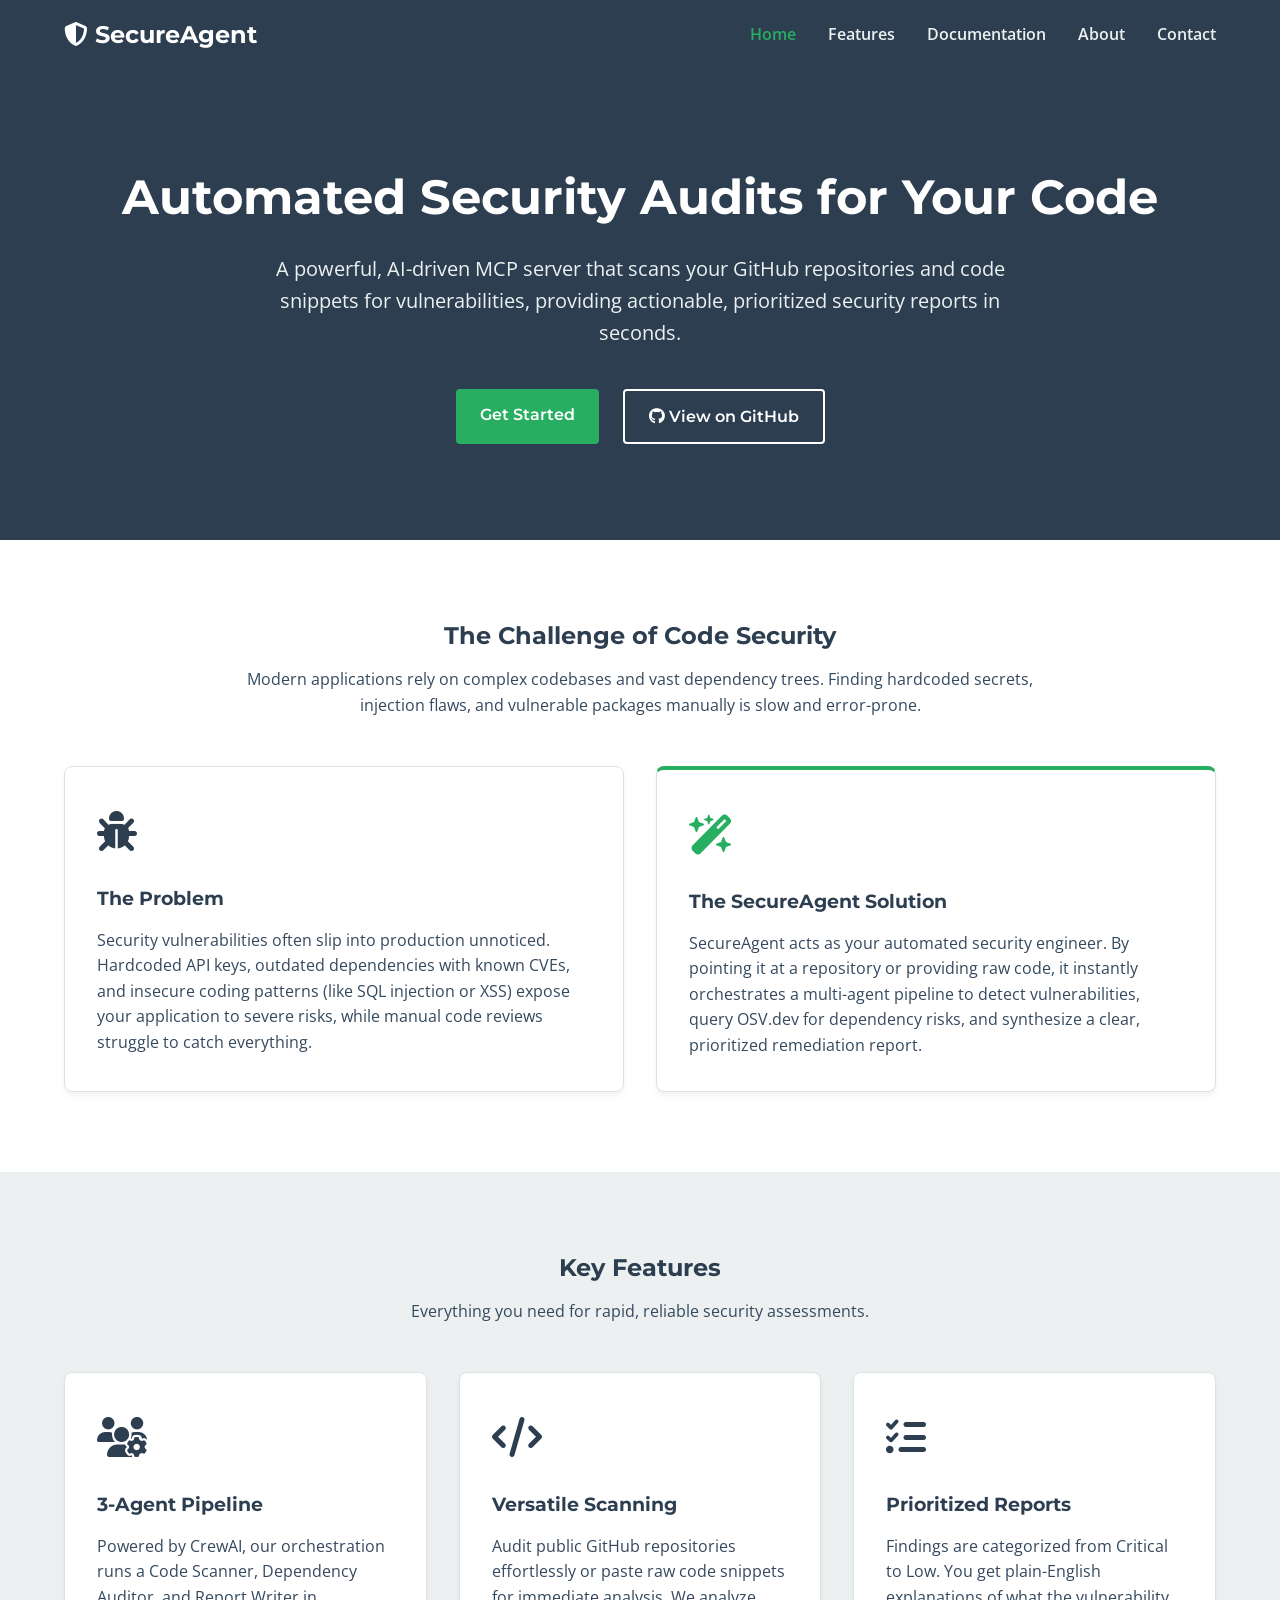
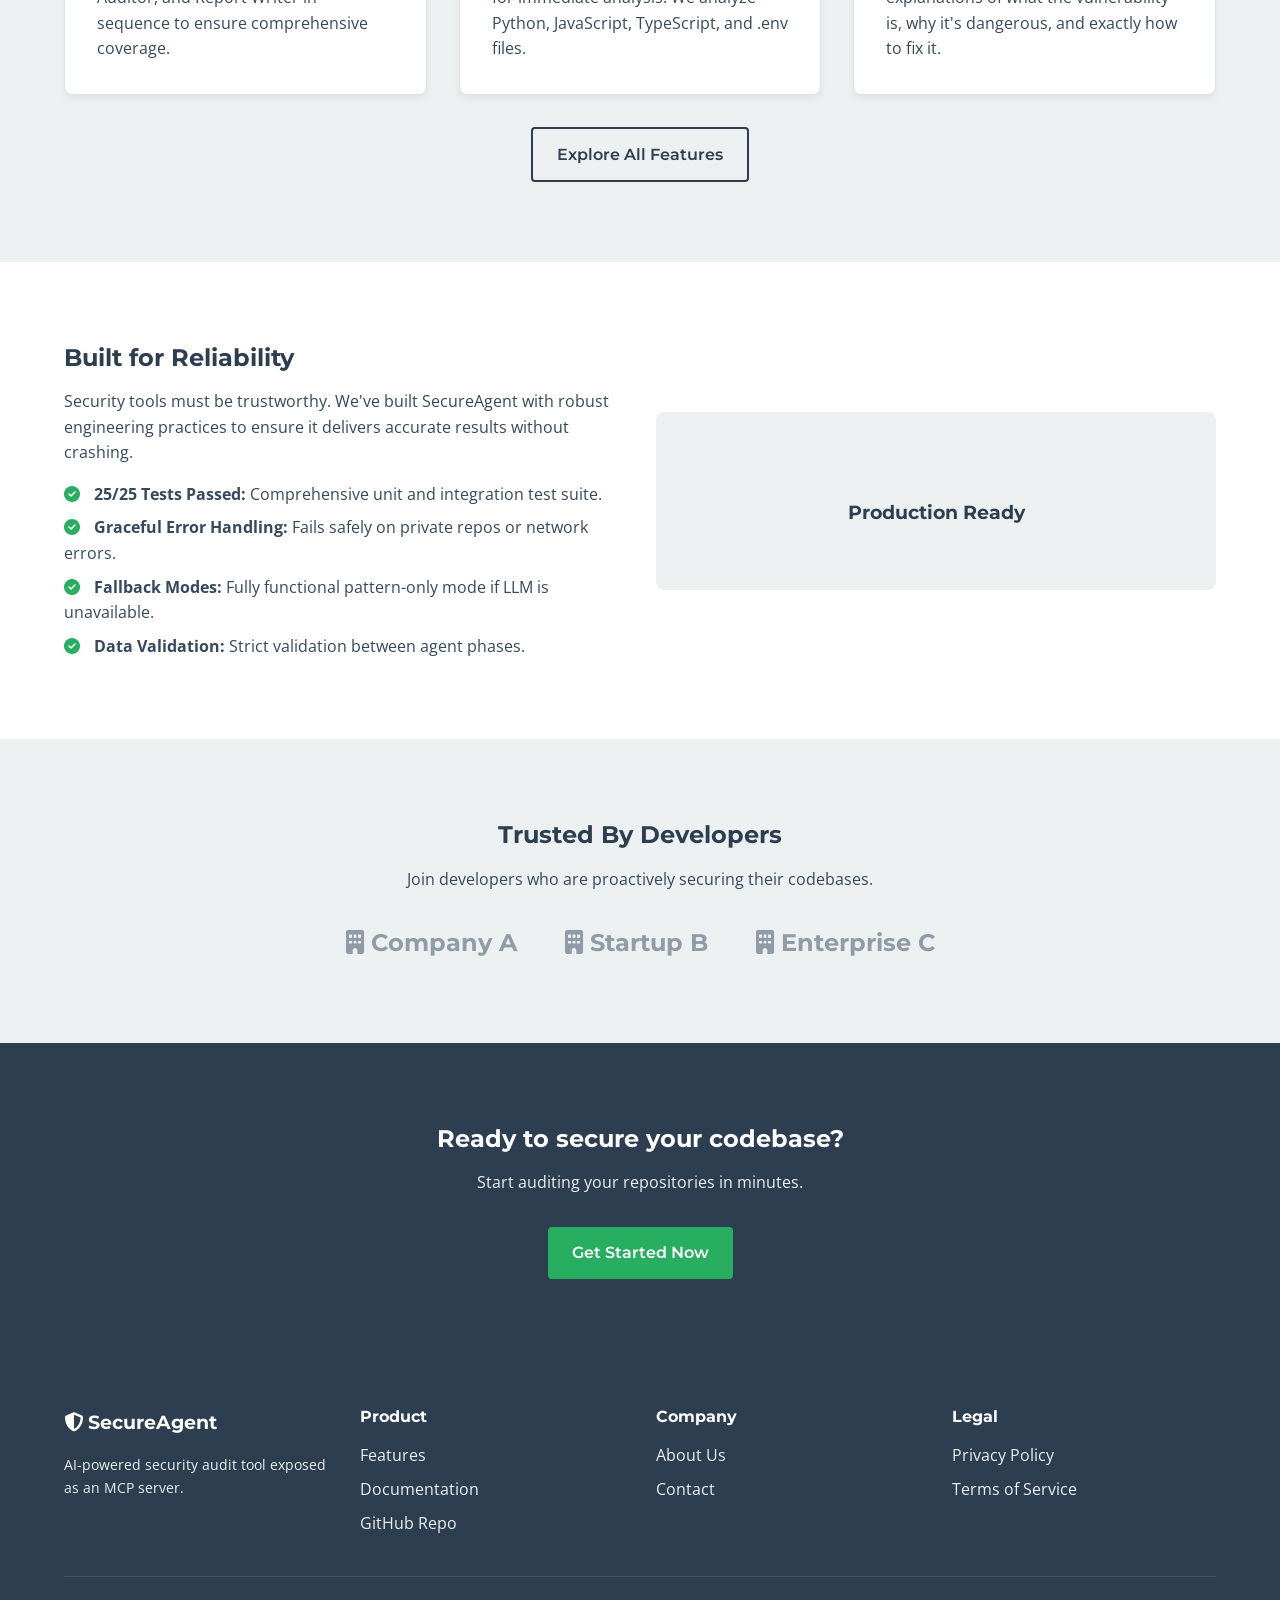
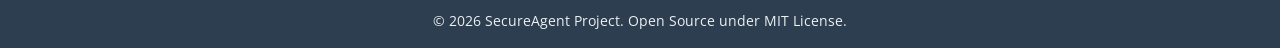
<file: frontend/index.html>
<!DOCTYPE html>
<html lang="en">
<head>
    <meta charset="UTF-8">
    <meta name="viewport" content="width=device-width, initial-scale=1.0">
    <title>SecureAgent - Automated Security Audits for Your Code</title>
    <link rel="stylesheet" href="css/styles.css">
    <!-- Using FontAwesome for simple icons -->
    <link rel="stylesheet" href="https://cdnjs.cloudflare.com/ajax/libs/font-awesome/6.4.0/css/all.min.css">
</head>
<body>
    <!-- Navigation -->
    <nav class="navbar">
        <a href="index.html" class="nav-brand"><i class="fa-solid fa-shield-halved"></i> SecureAgent</a>
        <ul class="nav-links">
            <li><a href="index.html" class="active">Home</a></li>
            <li><a href="features.html">Features</a></li>
            <li><a href="docs.html">Documentation</a></li>
            <li><a href="about.html">About</a></li>
            <li><a href="contact.html">Contact</a></li>
        </ul>
    </nav>

    <!-- Hero Section -->
    <section class="hero">
        <h1>Automated Security Audits for Your Code</h1>
        <p>A powerful, AI-driven MCP server that scans your GitHub repositories and code snippets for vulnerabilities, providing actionable, prioritized security reports in seconds.</p>
        <div class="hero-ctas">
            <a href="docs.html" class="btn btn-primary">Get Started</a>
            <a href="https://github.com/your-org/secureagent" class="btn btn-outline" target="_blank"><i class="fa-brands fa-github"></i> View on GitHub</a>
        </div>
    </section>

    <!-- Problem/Solution Section -->
    <section class="section">
        <div style="text-align: center; margin-bottom: 3rem;">
            <h2>The Challenge of Code Security</h2>
            <p style="max-width: 800px; margin: 0 auto; color: var(--text-color);">Modern applications rely on complex codebases and vast dependency trees. Finding hardcoded secrets, injection flaws, and vulnerable packages manually is slow and error-prone.</p>
        </div>
        
        <div class="grid grid-2">
            <div class="card">
                <div class="card-icon"><i class="fa-solid fa-bug"></i></div>
                <h3>The Problem</h3>
                <p>Security vulnerabilities often slip into production unnoticed. Hardcoded API keys, outdated dependencies with known CVEs, and insecure coding patterns (like SQL injection or XSS) expose your application to severe risks, while manual code reviews struggle to catch everything.</p>
            </div>
            <div class="card" style="border-top: 4px solid var(--accent-green);">
                <div class="card-icon" style="color: var(--accent-green);"><i class="fa-solid fa-wand-magic-sparkles"></i></div>
                <h3>The SecureAgent Solution</h3>
                <p>SecureAgent acts as your automated security engineer. By pointing it at a repository or providing raw code, it instantly orchestrates a multi-agent pipeline to detect vulnerabilities, query OSV.dev for dependency risks, and synthesize a clear, prioritized remediation report.</p>
            </div>
        </div>
    </section>

    <!-- Key Features Overview -->
    <section class="section bg-gray">
        <div style="text-align: center; margin-bottom: 3rem;">
            <h2>Key Features</h2>
            <p>Everything you need for rapid, reliable security assessments.</p>
        </div>
        <div class="grid grid-3">
            <div class="card">
                <div class="card-icon"><i class="fa-solid fa-users-gear"></i></div>
                <h3>3-Agent Pipeline</h3>
                <p>Powered by CrewAI, our orchestration runs a Code Scanner, Dependency Auditor, and Report Writer in sequence to ensure comprehensive coverage.</p>
            </div>
            <div class="card">
                <div class="card-icon"><i class="fa-solid fa-code"></i></div>
                <h3>Versatile Scanning</h3>
                <p>Audit public GitHub repositories effortlessly or paste raw code snippets for immediate analysis. We analyze Python, JavaScript, TypeScript, and .env files.</p>
            </div>
            <div class="card">
                <div class="card-icon"><i class="fa-solid fa-list-check"></i></div>
                <h3>Prioritized Reports</h3>
                <p>Findings are categorized from Critical to Low. You get plain-English explanations of what the vulnerability is, why it's dangerous, and exactly how to fix it.</p>
            </div>
        </div>
        <div style="text-align: center; margin-top: 2rem;">
            <a href="features.html" class="btn btn-outline">Explore All Features</a>
        </div>
    </section>

    <!-- Trust/Credibility Section -->
    <section class="section">
        <div class="grid grid-2" style="align-items: center;">
            <div>
                <h2>Built for Reliability</h2>
                <p style="margin-bottom: 1rem;">Security tools must be trustworthy. We've built SecureAgent with robust engineering practices to ensure it delivers accurate results without crashing.</p>
                <ul style="list-style: none; padding: 0;">
                    <li style="margin-bottom: 0.5rem;"><i class="fa-solid fa-circle-check" style="color: var(--accent-green); margin-right: 10px;"></i> <strong>25/25 Tests Passed:</strong> Comprehensive unit and integration test suite.</li>
                    <li style="margin-bottom: 0.5rem;"><i class="fa-solid fa-circle-check" style="color: var(--accent-green); margin-right: 10px;"></i> <strong>Graceful Error Handling:</strong> Fails safely on private repos or network errors.</li>
                    <li style="margin-bottom: 0.5rem;"><i class="fa-solid fa-circle-check" style="color: var(--accent-green); margin-right: 10px;"></i> <strong>Fallback Modes:</strong> Fully functional pattern-only mode if LLM is unavailable.</li>
                    <li><i class="fa-solid fa-circle-check" style="color: var(--accent-green); margin-right: 10px;"></i> <strong>Data Validation:</strong> Strict validation between agent phases.</li>
                </ul>
            </div>
            <div style="text-align: center; background: var(--secondary-gray); padding: 3rem; border-radius: 8px;">
                <!-- Placeholder for future visuals or stats -->
                <i class="fa-solid fa-shield-check" style="font-size: 5rem; color: var(--primary-blue); opacity: 0.2;"></i>
                <h3 style="margin-top: 1rem;">Production Ready</h3>
            </div>
        </div>
    </section>

    <!-- Testimonials / Logos Placeholder -->
    <section class="section bg-gray" style="text-align: center;">
        <h2>Trusted By Developers</h2>
        <p style="color: var(--text-color); margin-bottom: 2rem;">Join developers who are proactively securing their codebases.</p>
        <div style="display: flex; justify-content: center; gap: 3rem; flex-wrap: wrap; opacity: 0.5;">
            <!-- Placeholders for company logos -->
            <div style="font-size: 1.5rem; font-weight: bold; font-family: 'Montserrat';"><i class="fa-solid fa-building"></i> Company A</div>
            <div style="font-size: 1.5rem; font-weight: bold; font-family: 'Montserrat';"><i class="fa-solid fa-building"></i> Startup B</div>
            <div style="font-size: 1.5rem; font-weight: bold; font-family: 'Montserrat';"><i class="fa-solid fa-building"></i> Enterprise C</div>
        </div>
    </section>

    <!-- CTA Section -->
    <section class="section" style="text-align: center; background-color: var(--primary-blue); color: var(--white);">
        <h2 style="color: var(--white);">Ready to secure your codebase?</h2>
        <p style="margin-bottom: 2rem; color: var(--secondary-gray);">Start auditing your repositories in minutes.</p>
        <a href="docs.html" class="btn btn-primary">Get Started Now</a>
    </section>

    <!-- Footer -->
    <footer class="footer">
        <div class="footer-content">
            <div>
                <a href="index.html" class="nav-brand" style="font-size: 1.2rem;"><i class="fa-solid fa-shield-halved"></i> SecureAgent</a>
                <p style="margin-top: 1rem; font-size: 0.9rem;">AI-powered security audit tool exposed as an MCP server.</p>
            </div>
            <div>
                <h4>Product</h4>
                <ul>
                    <li><a href="features.html">Features</a></li>
                    <li><a href="docs.html">Documentation</a></li>
                    <li><a href="https://github.com/your-org/secureagent">GitHub Repo</a></li>
                </ul>
            </div>
            <div>
                <h4>Company</h4>
                <ul>
                    <li><a href="about.html">About Us</a></li>
                    <li><a href="contact.html">Contact</a></li>
                </ul>
            </div>
            <div>
                <h4>Legal</h4>
                <ul>
                    <li><a href="#">Privacy Policy</a></li>
                    <li><a href="#">Terms of Service</a></li>
                </ul>
            </div>
        </div>
        <div class="footer-bottom">
            <p>&copy; 2026 SecureAgent Project. Open Source under MIT License.</p>
        </div>
    </footer>
</body>
</html>
</file>
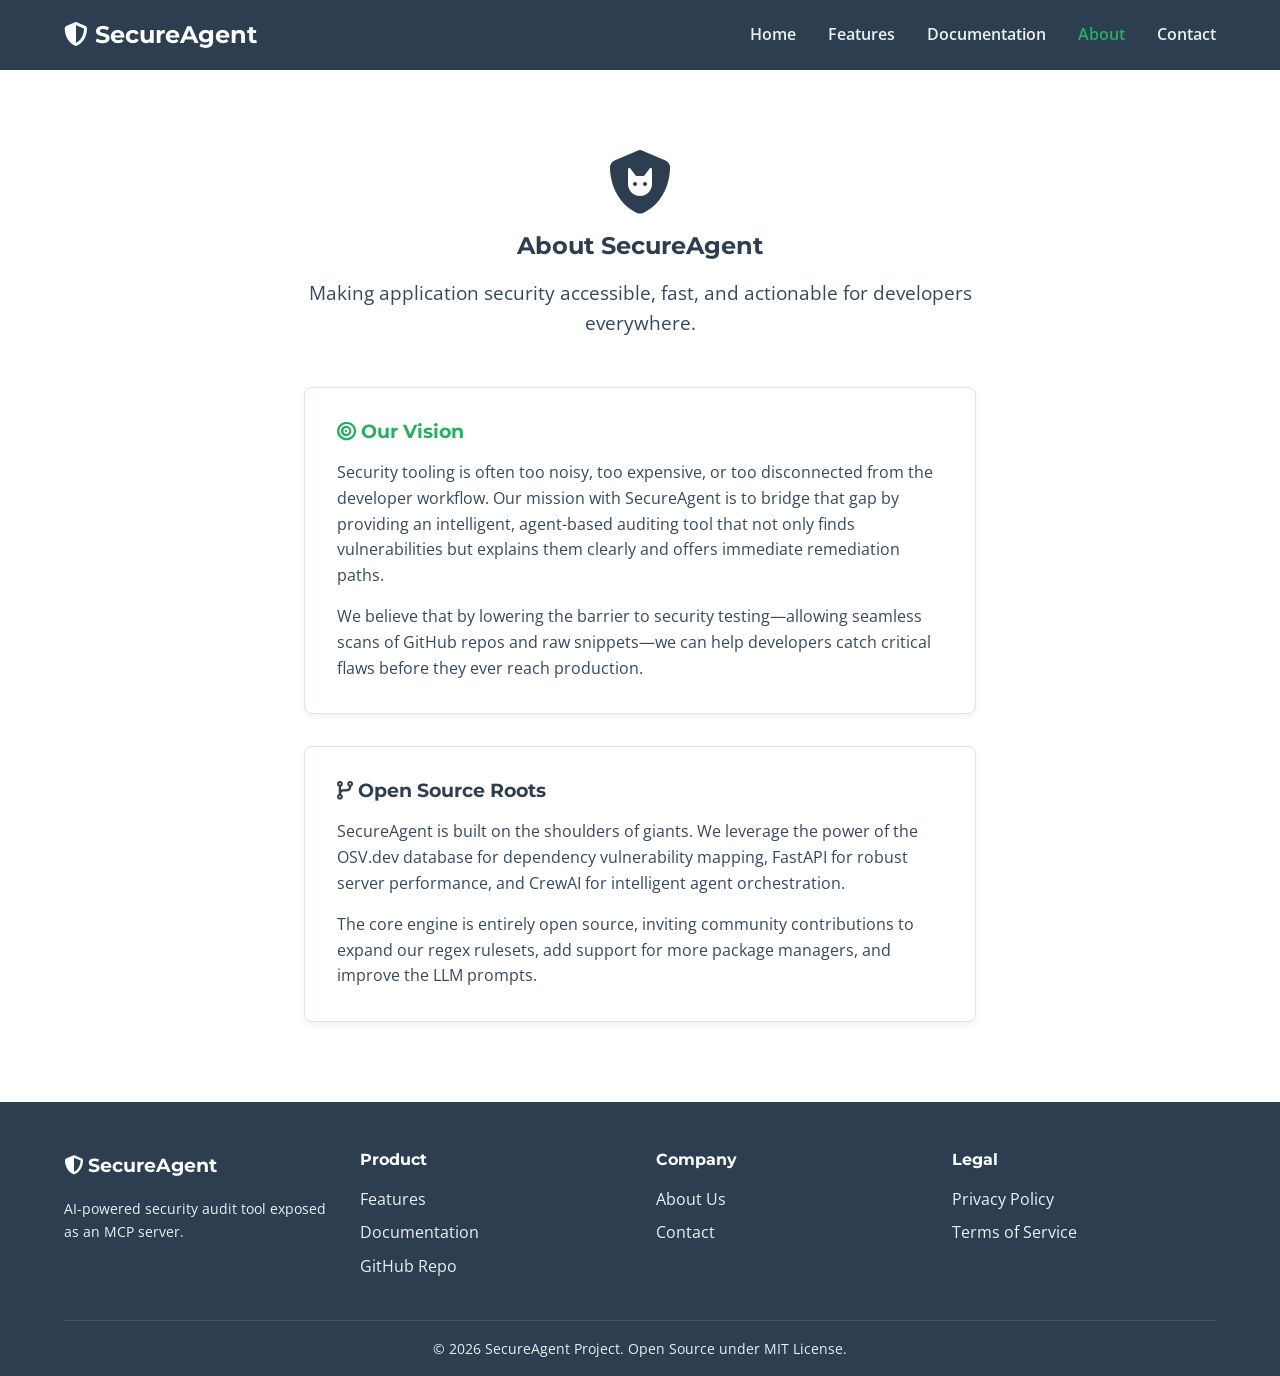
<file: frontend/about.html>
<!DOCTYPE html>
<html lang="en">
<head>
    <meta charset="UTF-8">
    <meta name="viewport" content="width=device-width, initial-scale=1.0">
    <title>About - SecureAgent</title>
    <link rel="stylesheet" href="css/styles.css">
    <link rel="stylesheet" href="https://cdnjs.cloudflare.com/ajax/libs/font-awesome/6.4.0/css/all.min.css">
</head>
<body>
    <nav class="navbar">
        <a href="index.html" class="nav-brand"><i class="fa-solid fa-shield-halved"></i> SecureAgent</a>
        <ul class="nav-links">
            <li><a href="index.html">Home</a></li>
            <li><a href="features.html">Features</a></li>
            <li><a href="docs.html">Documentation</a></li>
            <li><a href="about.html" class="active">About</a></li>
            <li><a href="contact.html">Contact</a></li>
        </ul>
    </nav>

    <section class="section" style="max-width: 800px; margin: 0 auto; text-align: center;">
        <i class="fa-solid fa-shield-cat" style="font-size: 4rem; color: var(--primary-blue); margin-bottom: 1rem;"></i>
        <h1>About SecureAgent</h1>
        <p style="font-size: 1.2rem; color: var(--text-color); margin-bottom: 3rem;">Making application security accessible, fast, and actionable for developers everywhere.</p>
        
        <div class="card" style="text-align: left; margin-bottom: 2rem;">
            <h3 style="color: var(--accent-green);"><i class="fa-solid fa-bullseye"></i> Our Vision</h3>
            <p>Security tooling is often too noisy, too expensive, or too disconnected from the developer workflow. Our mission with SecureAgent is to bridge that gap by providing an intelligent, agent-based auditing tool that not only finds vulnerabilities but explains them clearly and offers immediate remediation paths.</p>
            <p style="margin-top: 1rem;">We believe that by lowering the barrier to security testing—allowing seamless scans of GitHub repos and raw snippets—we can help developers catch critical flaws before they ever reach production.</p>
        </div>

        <div class="card" style="text-align: left;">
            <h3 style="color: var(--primary-blue);"><i class="fa-solid fa-code-branch"></i> Open Source Roots</h3>
            <p>SecureAgent is built on the shoulders of giants. We leverage the power of the OSV.dev database for dependency vulnerability mapping, FastAPI for robust server performance, and CrewAI for intelligent agent orchestration.</p>
            <p style="margin-top: 1rem;">The core engine is entirely open source, inviting community contributions to expand our regex rulesets, add support for more package managers, and improve the LLM prompts.</p>
        </div>
    </section>

    <footer class="footer">
        <div class="footer-content">
            <div>
                <a href="index.html" class="nav-brand" style="font-size: 1.2rem;"><i class="fa-solid fa-shield-halved"></i> SecureAgent</a>
                <p style="margin-top: 1rem; font-size: 0.9rem;">AI-powered security audit tool exposed as an MCP server.</p>
            </div>
            <div>
                <h4>Product</h4>
                <ul>
                    <li><a href="features.html">Features</a></li>
                    <li><a href="docs.html">Documentation</a></li>
                    <li><a href="https://github.com/your-org/secureagent">GitHub Repo</a></li>
                </ul>
            </div>
            <div>
                <h4>Company</h4>
                <ul>
                    <li><a href="about.html">About Us</a></li>
                    <li><a href="contact.html">Contact</a></li>
                </ul>
            </div>
            <div>
                <h4>Legal</h4>
                <ul>
                    <li><a href="#">Privacy Policy</a></li>
                    <li><a href="#">Terms of Service</a></li>
                </ul>
            </div>
        </div>
        <div class="footer-bottom" style="border-top: 1px solid rgba(255,255,255,0.1); padding-top: 1rem;">
            <p>&copy; 2026 SecureAgent Project. Open Source under MIT License.</p>
        </div>
    </footer>
</body>
</html>
</file>
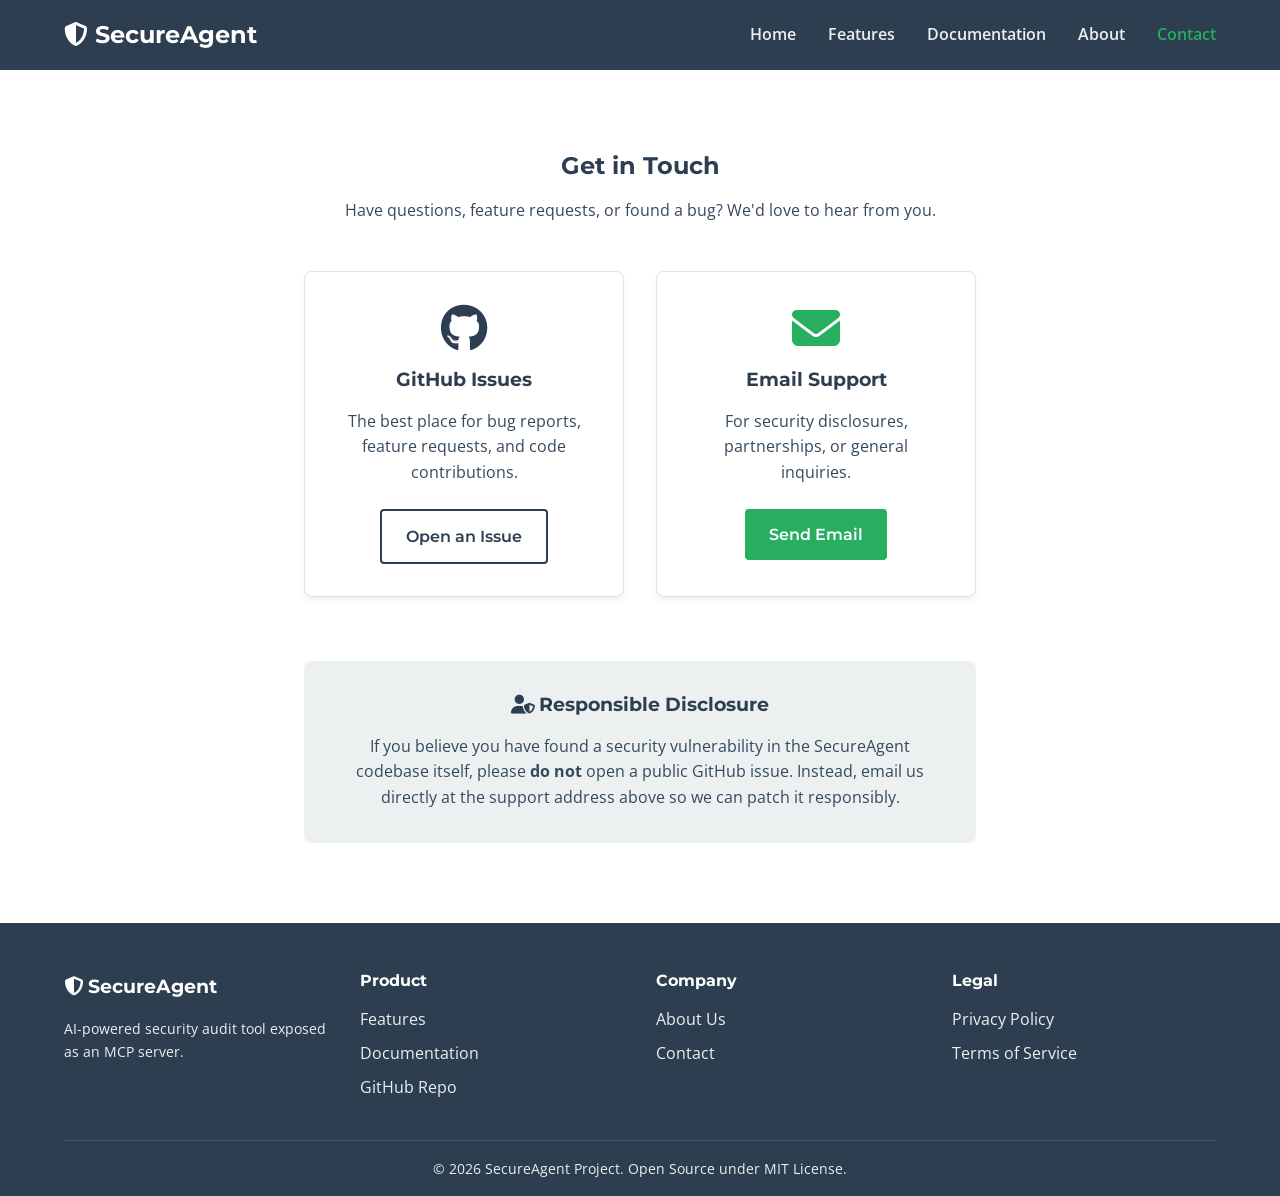
<file: frontend/contact.html>
<!DOCTYPE html>
<html lang="en">
<head>
    <meta charset="UTF-8">
    <meta name="viewport" content="width=device-width, initial-scale=1.0">
    <title>Contact - SecureAgent</title>
    <link rel="stylesheet" href="css/styles.css">
    <link rel="stylesheet" href="https://cdnjs.cloudflare.com/ajax/libs/font-awesome/6.4.0/css/all.min.css">
</head>
<body>
    <nav class="navbar">
        <a href="index.html" class="nav-brand"><i class="fa-solid fa-shield-halved"></i> SecureAgent</a>
        <ul class="nav-links">
            <li><a href="index.html">Home</a></li>
            <li><a href="features.html">Features</a></li>
            <li><a href="docs.html">Documentation</a></li>
            <li><a href="about.html">About</a></li>
            <li><a href="contact.html" class="active">Contact</a></li>
        </ul>
    </nav>

    <section class="section" style="max-width: 800px; margin: 0 auto;">
        <h1 style="text-align: center;">Get in Touch</h1>
        <p style="text-align: center; margin-bottom: 3rem;">Have questions, feature requests, or found a bug? We'd love to hear from you.</p>

        <div class="grid grid-2">
            <div class="card" style="text-align: center;">
                <i class="fa-brands fa-github" style="font-size: 3rem; color: var(--primary-blue); margin-bottom: 1rem;"></i>
                <h3>GitHub Issues</h3>
                <p style="margin-bottom: 1.5rem;">The best place for bug reports, feature requests, and code contributions.</p>
                <a href="https://github.com/your-org/secureagent/issues" class="btn btn-outline" target="_blank">Open an Issue</a>
            </div>

            <div class="card" style="text-align: center;">
                <i class="fa-solid fa-envelope" style="font-size: 3rem; color: var(--accent-green); margin-bottom: 1rem;"></i>
                <h3>Email Support</h3>
                <p style="margin-bottom: 1.5rem;">For security disclosures, partnerships, or general inquiries.</p>
                <a href="mailto:security@secureagent.example.com" class="btn btn-primary">Send Email</a>
            </div>
        </div>

        <div style="margin-top: 4rem; text-align: center; background: var(--secondary-gray); padding: 2rem; border-radius: 8px;">
            <h3><i class="fa-solid fa-user-shield"></i> Responsible Disclosure</h3>
            <p style="margin-top: 1rem; color: var(--text-color);">If you believe you have found a security vulnerability in the SecureAgent codebase itself, please <strong>do not</strong> open a public GitHub issue. Instead, email us directly at the support address above so we can patch it responsibly.</p>
        </div>
    </section>

    <footer class="footer">
        <div class="footer-content">
            <div>
                <a href="index.html" class="nav-brand" style="font-size: 1.2rem;"><i class="fa-solid fa-shield-halved"></i> SecureAgent</a>
                <p style="margin-top: 1rem; font-size: 0.9rem;">AI-powered security audit tool exposed as an MCP server.</p>
            </div>
            <div>
                <h4>Product</h4>
                <ul>
                    <li><a href="features.html">Features</a></li>
                    <li><a href="docs.html">Documentation</a></li>
                    <li><a href="https://github.com/your-org/secureagent">GitHub Repo</a></li>
                </ul>
            </div>
            <div>
                <h4>Company</h4>
                <ul>
                    <li><a href="about.html">About Us</a></li>
                    <li><a href="contact.html">Contact</a></li>
                </ul>
            </div>
            <div>
                <h4>Legal</h4>
                <ul>
                    <li><a href="#">Privacy Policy</a></li>
                    <li><a href="#">Terms of Service</a></li>
                </ul>
            </div>
        </div>
        <div class="footer-bottom" style="border-top: 1px solid rgba(255,255,255,0.1); padding-top: 1rem;">
            <p>&copy; 2026 SecureAgent Project. Open Source under MIT License.</p>
        </div>
    </footer>
</body>
</html>
</file>
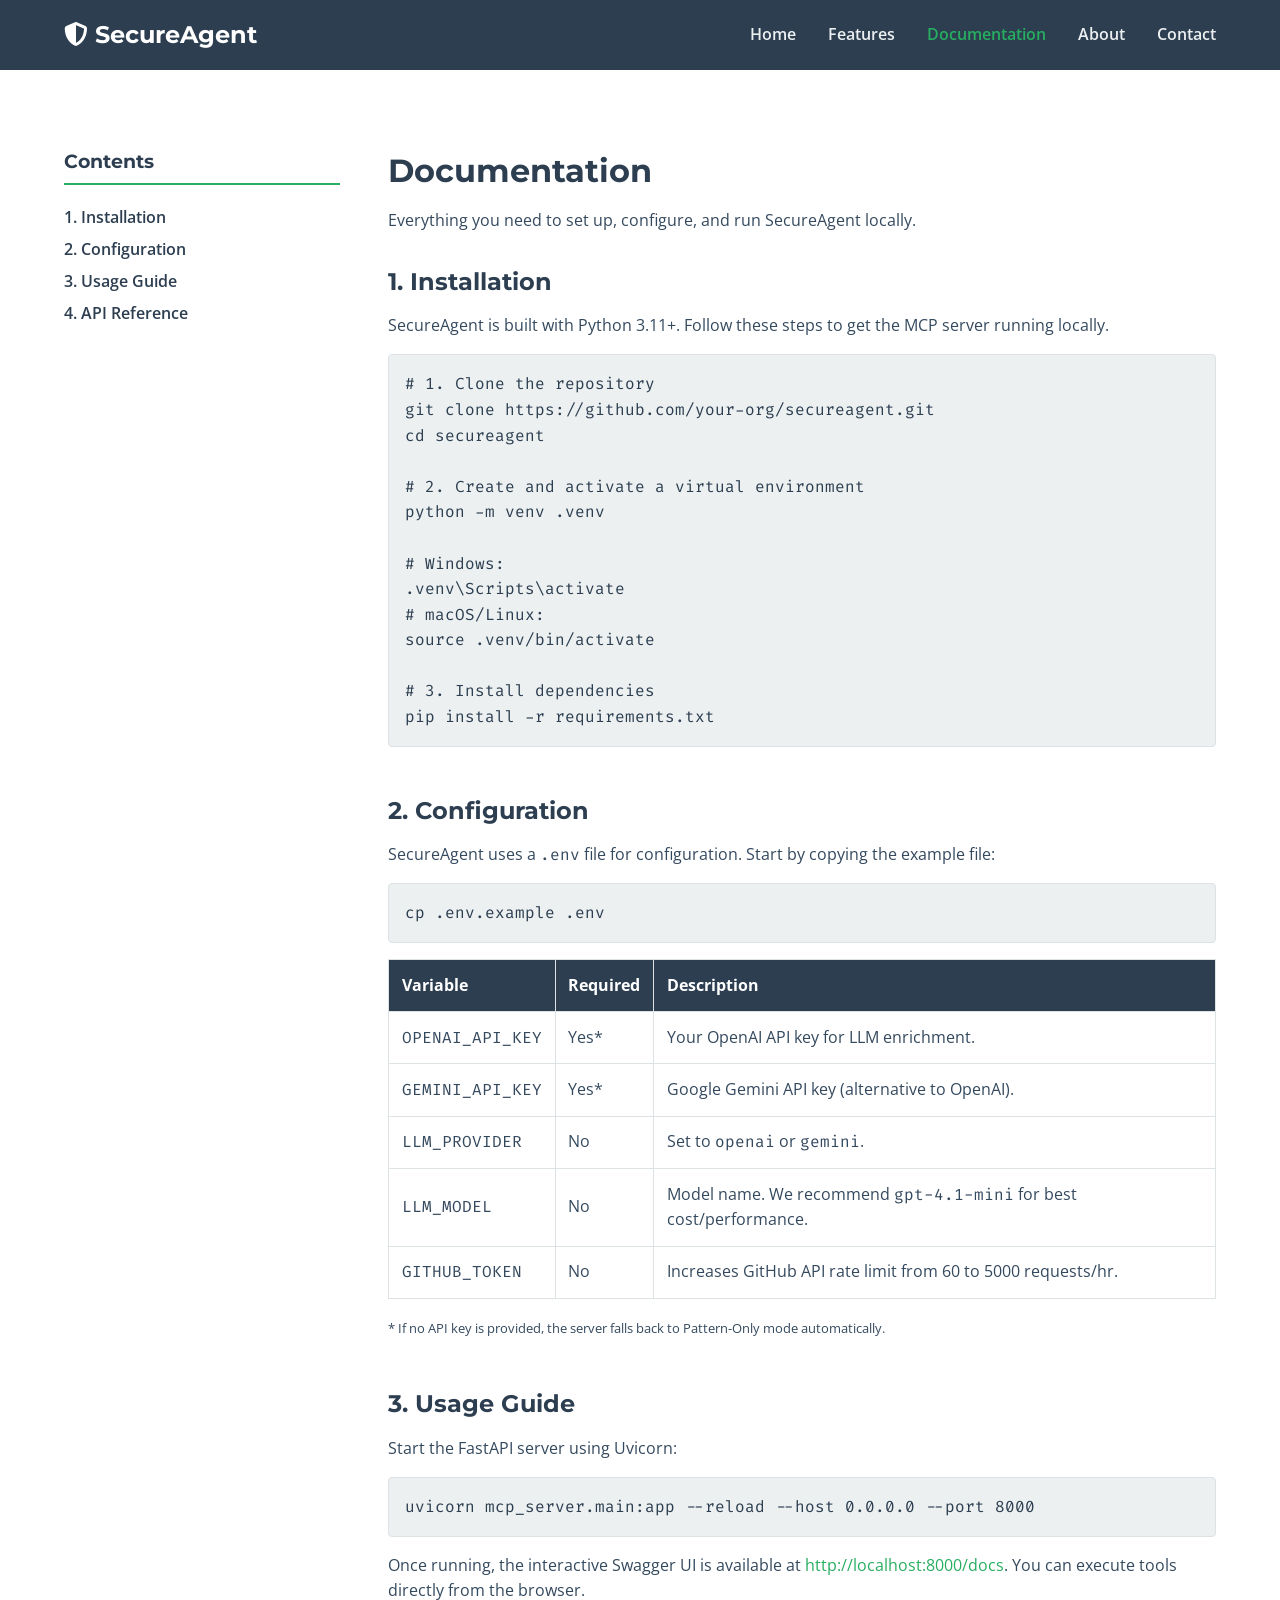
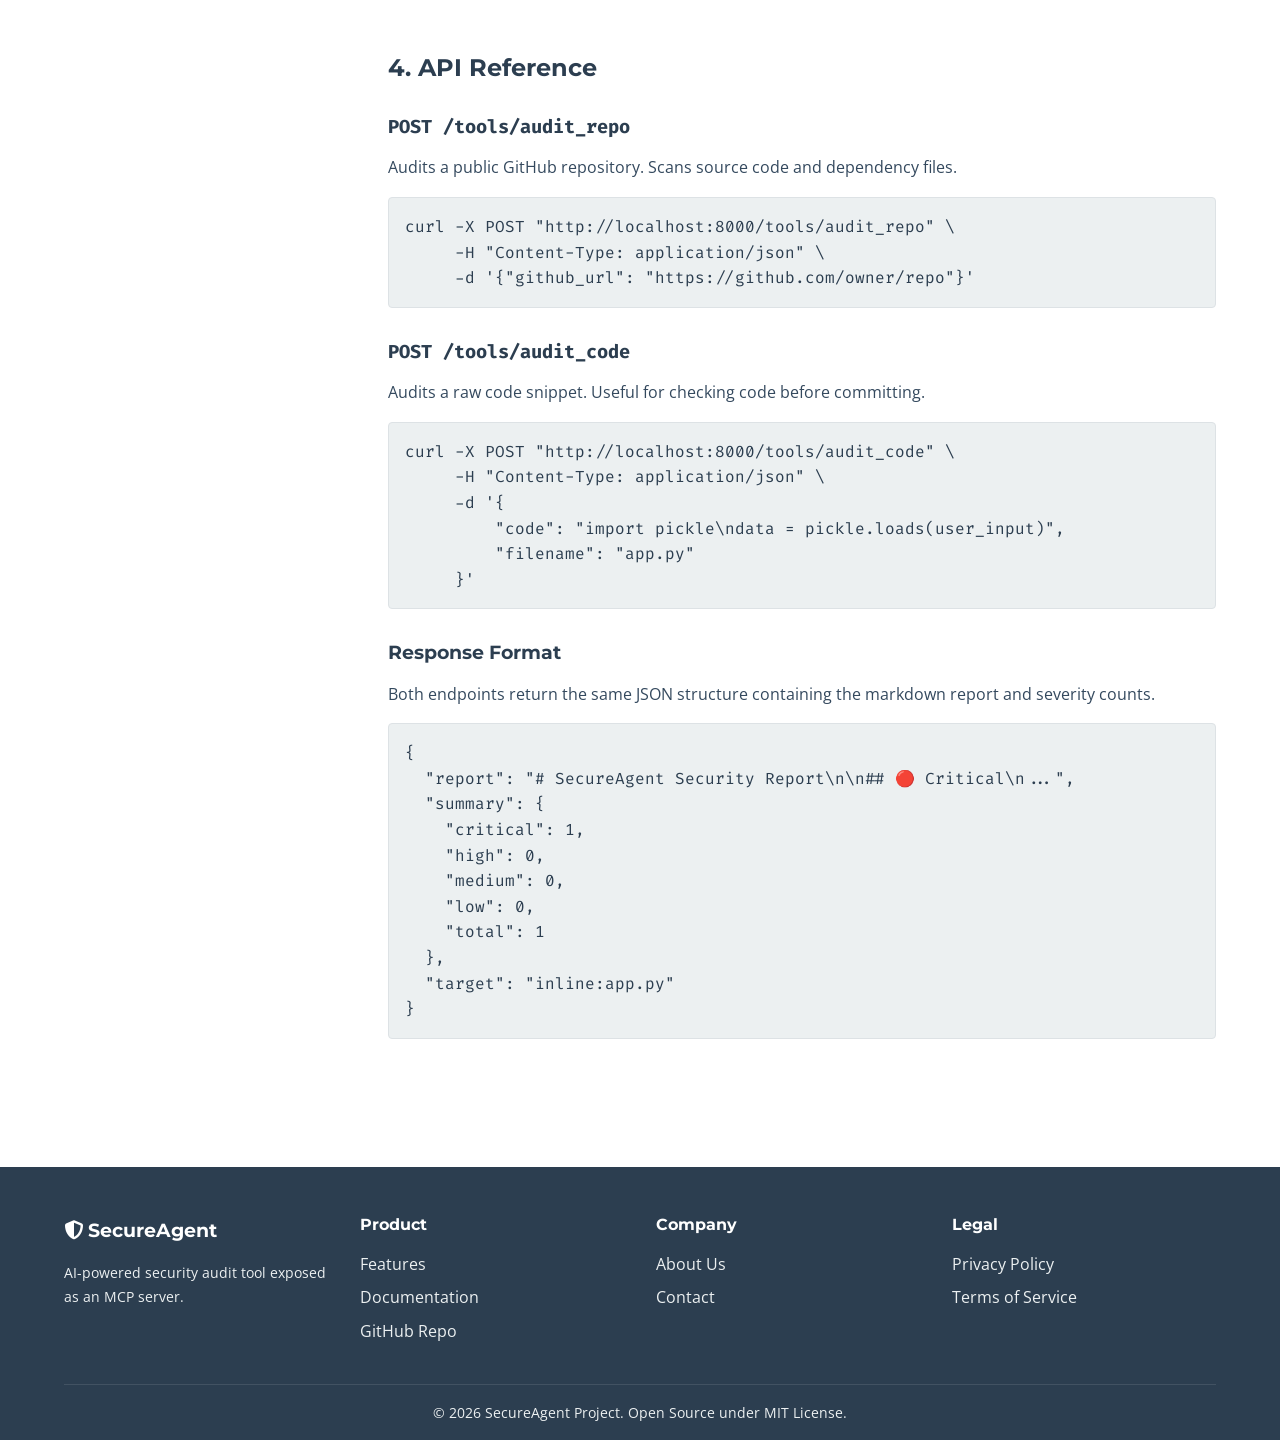
<file: frontend/docs.html>
<!DOCTYPE html>
<html lang="en">
<head>
    <meta charset="UTF-8">
    <meta name="viewport" content="width=device-width, initial-scale=1.0">
    <title>Documentation - SecureAgent</title>
    <link rel="stylesheet" href="css/styles.css">
    <link rel="stylesheet" href="https://cdnjs.cloudflare.com/ajax/libs/font-awesome/6.4.0/css/all.min.css">
    <style>
        .doc-section {
            margin-bottom: 3rem;
        }
        .code-block {
            background-color: var(--secondary-gray);
            padding: 1rem;
            border-radius: 4px;
            overflow-x: auto;
            border: 1px solid var(--light-border);
            margin: 1rem 0;
            color: var(--primary-blue);
        }
        .table {
            width: 100%;
            border-collapse: collapse;
            margin: 1rem 0;
        }
        .table th, .table td {
            border: 1px solid var(--light-border);
            padding: 0.8rem;
            text-align: left;
        }
        .table th {
            background-color: var(--primary-blue);
            color: var(--white);
        }
    </style>
</head>
<body>
    <nav class="navbar">
        <a href="index.html" class="nav-brand"><i class="fa-solid fa-shield-halved"></i> SecureAgent</a>
        <ul class="nav-links">
            <li><a href="index.html">Home</a></li>
            <li><a href="features.html">Features</a></li>
            <li><a href="docs.html" class="active">Documentation</a></li>
            <li><a href="about.html">About</a></li>
            <li><a href="contact.html">Contact</a></li>
        </ul>
    </nav>

    <div class="section grid" style="grid-template-columns: 1fr 3fr; gap: 3rem; align-items: start;">
        
        <!-- Sidebar -->
        <aside style="position: sticky; top: 100px;">
            <h3 style="margin-bottom: 1rem; border-bottom: 2px solid var(--accent-green); padding-bottom: 0.5rem;">Contents</h3>
            <ul style="list-style: none; padding-left: 0; line-height: 2;">
                <li><a href="#installation" style="color: var(--primary-blue); font-weight: 600;">1. Installation</a></li>
                <li><a href="#configuration" style="color: var(--primary-blue); font-weight: 600;">2. Configuration</a></li>
                <li><a href="#usage" style="color: var(--primary-blue); font-weight: 600;">3. Usage Guide</a></li>
                <li><a href="#api" style="color: var(--primary-blue); font-weight: 600;">4. API Reference</a></li>
            </ul>
        </aside>

        <!-- Content -->
        <main>
            <div style="margin-bottom: 2rem;">
                <h1>Documentation</h1>
                <p>Everything you need to set up, configure, and run SecureAgent locally.</p>
            </div>

            <!-- Installation -->
            <section id="installation" class="doc-section">
                <h2>1. Installation</h2>
                <p>SecureAgent is built with Python 3.11+. Follow these steps to get the MCP server running locally.</p>
                <div class="code-block">
<pre><code># 1. Clone the repository
git clone https://github.com/your-org/secureagent.git
cd secureagent

# 2. Create and activate a virtual environment
python -m venv .venv

# Windows:
.venv\Scripts\activate
# macOS/Linux:
source .venv/bin/activate

# 3. Install dependencies
pip install -r requirements.txt</code></pre>
                </div>
            </section>

            <!-- Configuration -->
            <section id="configuration" class="doc-section">
                <h2>2. Configuration</h2>
                <p>SecureAgent uses a <code>.env</code> file for configuration. Start by copying the example file:</p>
                <div class="code-block"><pre><code>cp .env.example .env</code></pre></div>
                
                <table class="table">
                    <thead>
                        <tr>
                            <th>Variable</th>
                            <th>Required</th>
                            <th>Description</th>
                        </tr>
                    </thead>
                    <tbody>
                        <tr>
                            <td><code>OPENAI_API_KEY</code></td>
                            <td>Yes*</td>
                            <td>Your OpenAI API key for LLM enrichment.</td>
                        </tr>
                        <tr>
                            <td><code>GEMINI_API_KEY</code></td>
                            <td>Yes*</td>
                            <td>Google Gemini API key (alternative to OpenAI).</td>
                        </tr>
                        <tr>
                            <td><code>LLM_PROVIDER</code></td>
                            <td>No</td>
                            <td>Set to <code>openai</code> or <code>gemini</code>.</td>
                        </tr>
                        <tr>
                            <td><code>LLM_MODEL</code></td>
                            <td>No</td>
                            <td>Model name. We recommend <code>gpt-4.1-mini</code> for best cost/performance.</td>
                        </tr>
                        <tr>
                            <td><code>GITHUB_TOKEN</code></td>
                            <td>No</td>
                            <td>Increases GitHub API rate limit from 60 to 5000 requests/hr.</td>
                        </tr>
                    </tbody>
                </table>
                <p><small>* If no API key is provided, the server falls back to Pattern-Only mode automatically.</small></p>
            </section>

            <!-- Usage -->
            <section id="usage" class="doc-section">
                <h2>3. Usage Guide</h2>
                <p>Start the FastAPI server using Uvicorn:</p>
                <div class="code-block"><pre><code>uvicorn mcp_server.main:app --reload --host 0.0.0.0 --port 8000</code></pre></div>
                <p>Once running, the interactive Swagger UI is available at <a href="http://localhost:8000/docs" target="_blank">http://localhost:8000/docs</a>. You can execute tools directly from the browser.</p>
            </section>

            <!-- API Reference -->
            <section id="api" class="doc-section">
                <h2>4. API Reference</h2>
                
                <h3 style="margin-top: 2rem;"><code>POST /tools/audit_repo</code></h3>
                <p>Audits a public GitHub repository. Scans source code and dependency files.</p>
                <div class="code-block">
<pre><code>curl -X POST "http://localhost:8000/tools/audit_repo" \
     -H "Content-Type: application/json" \
     -d '{"github_url": "https://github.com/owner/repo"}'</code></pre>
                </div>

                <h3 style="margin-top: 2rem;"><code>POST /tools/audit_code</code></h3>
                <p>Audits a raw code snippet. Useful for checking code before committing.</p>
                <div class="code-block">
<pre><code>curl -X POST "http://localhost:8000/tools/audit_code" \
     -H "Content-Type: application/json" \
     -d '{
         "code": "import pickle\ndata = pickle.loads(user_input)",
         "filename": "app.py"
     }'</code></pre>
                </div>

                <h3 style="margin-top: 2rem;">Response Format</h3>
                <p>Both endpoints return the same JSON structure containing the markdown report and severity counts.</p>
                <div class="code-block">
<pre><code>{
  "report": "# SecureAgent Security Report\n\n## 🔴 Critical\n...",
  "summary": {
    "critical": 1,
    "high": 0,
    "medium": 0,
    "low": 0,
    "total": 1
  },
  "target": "inline:app.py"
}</code></pre>
                </div>
            </section>

        </main>
    </div>

    <footer class="footer">
        <div class="footer-content">
            <div>
                <a href="index.html" class="nav-brand" style="font-size: 1.2rem;"><i class="fa-solid fa-shield-halved"></i> SecureAgent</a>
                <p style="margin-top: 1rem; font-size: 0.9rem;">AI-powered security audit tool exposed as an MCP server.</p>
            </div>
            <div>
                <h4>Product</h4>
                <ul>
                    <li><a href="features.html">Features</a></li>
                    <li><a href="docs.html">Documentation</a></li>
                    <li><a href="https://github.com/your-org/secureagent">GitHub Repo</a></li>
                </ul>
            </div>
            <div>
                <h4>Company</h4>
                <ul>
                    <li><a href="about.html">About Us</a></li>
                    <li><a href="contact.html">Contact</a></li>
                </ul>
            </div>
            <div>
                <h4>Legal</h4>
                <ul>
                    <li><a href="#">Privacy Policy</a></li>
                    <li><a href="#">Terms of Service</a></li>
                </ul>
            </div>
        </div>
        <div class="footer-bottom" style="border-top: 1px solid rgba(255,255,255,0.1); padding-top: 1rem;">
            <p>&copy; 2026 SecureAgent Project. Open Source under MIT License.</p>
        </div>
    </footer>
</body>
</html>
</file>
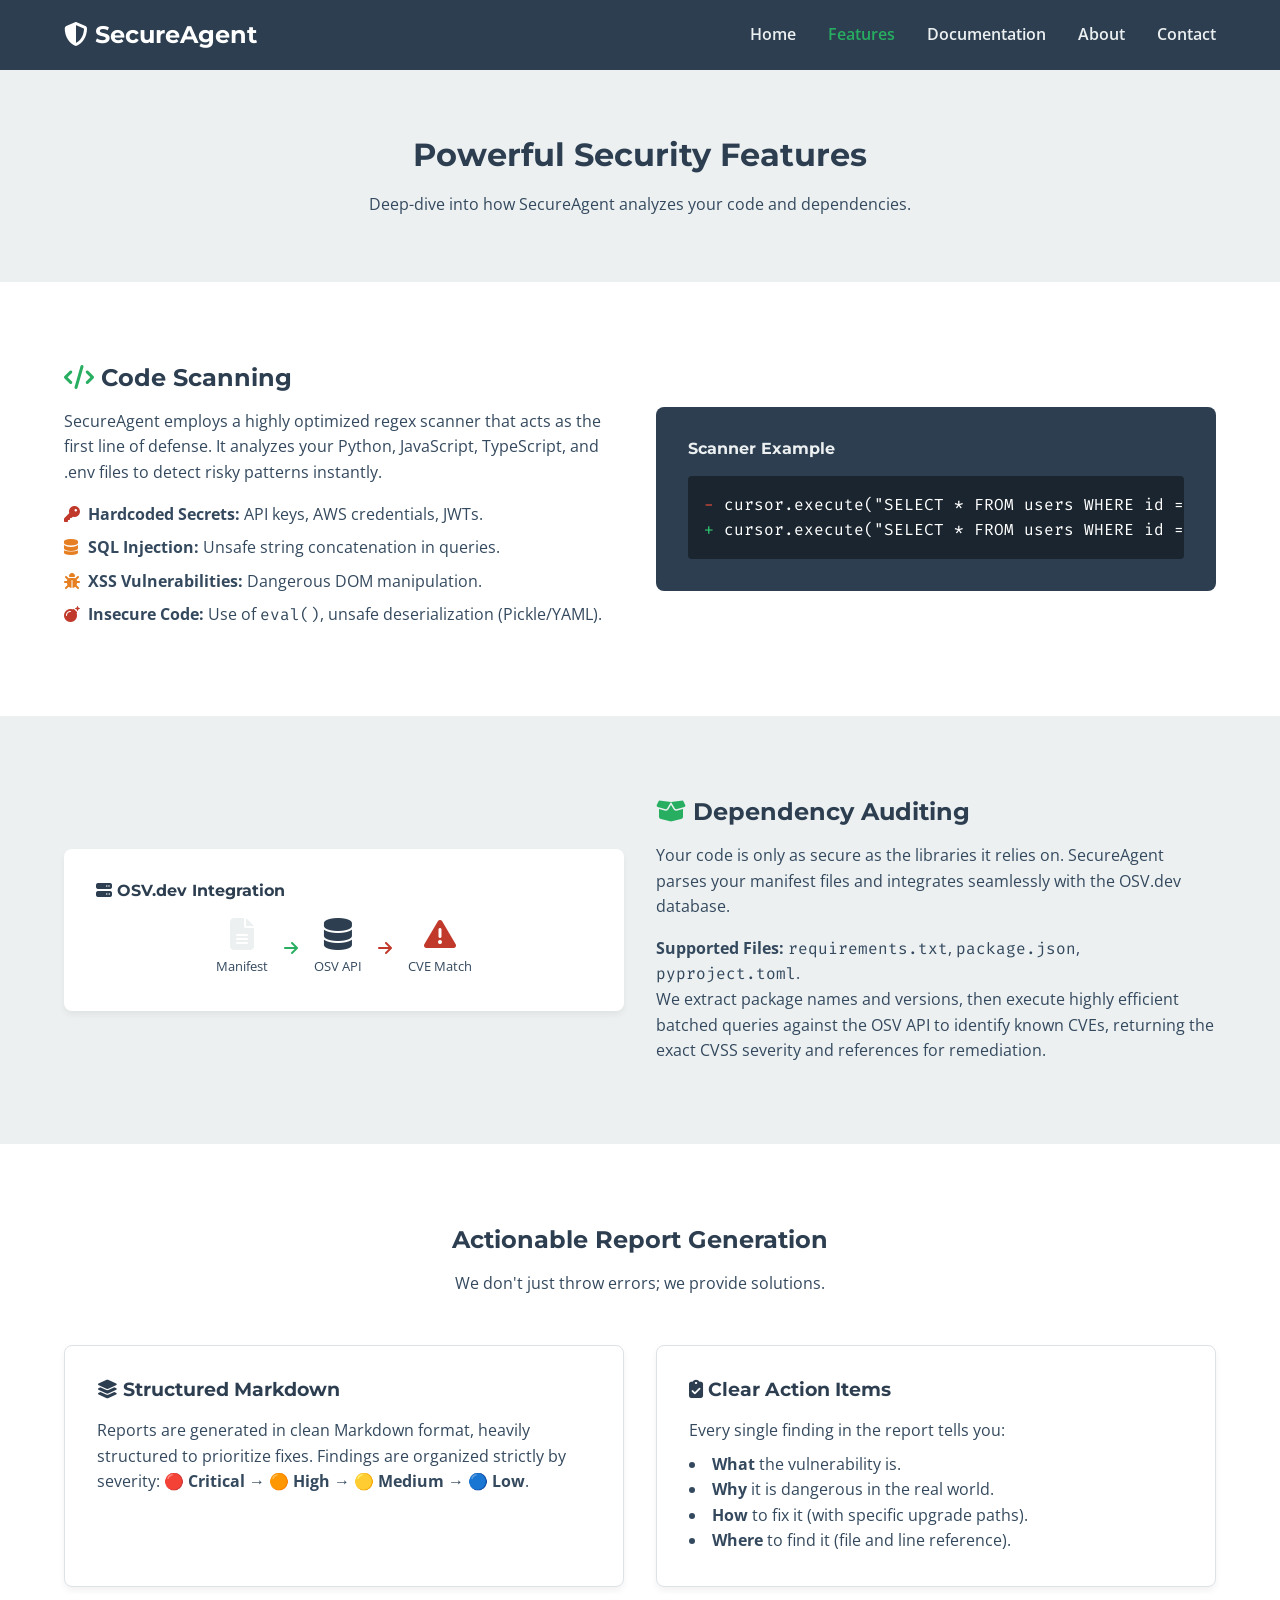
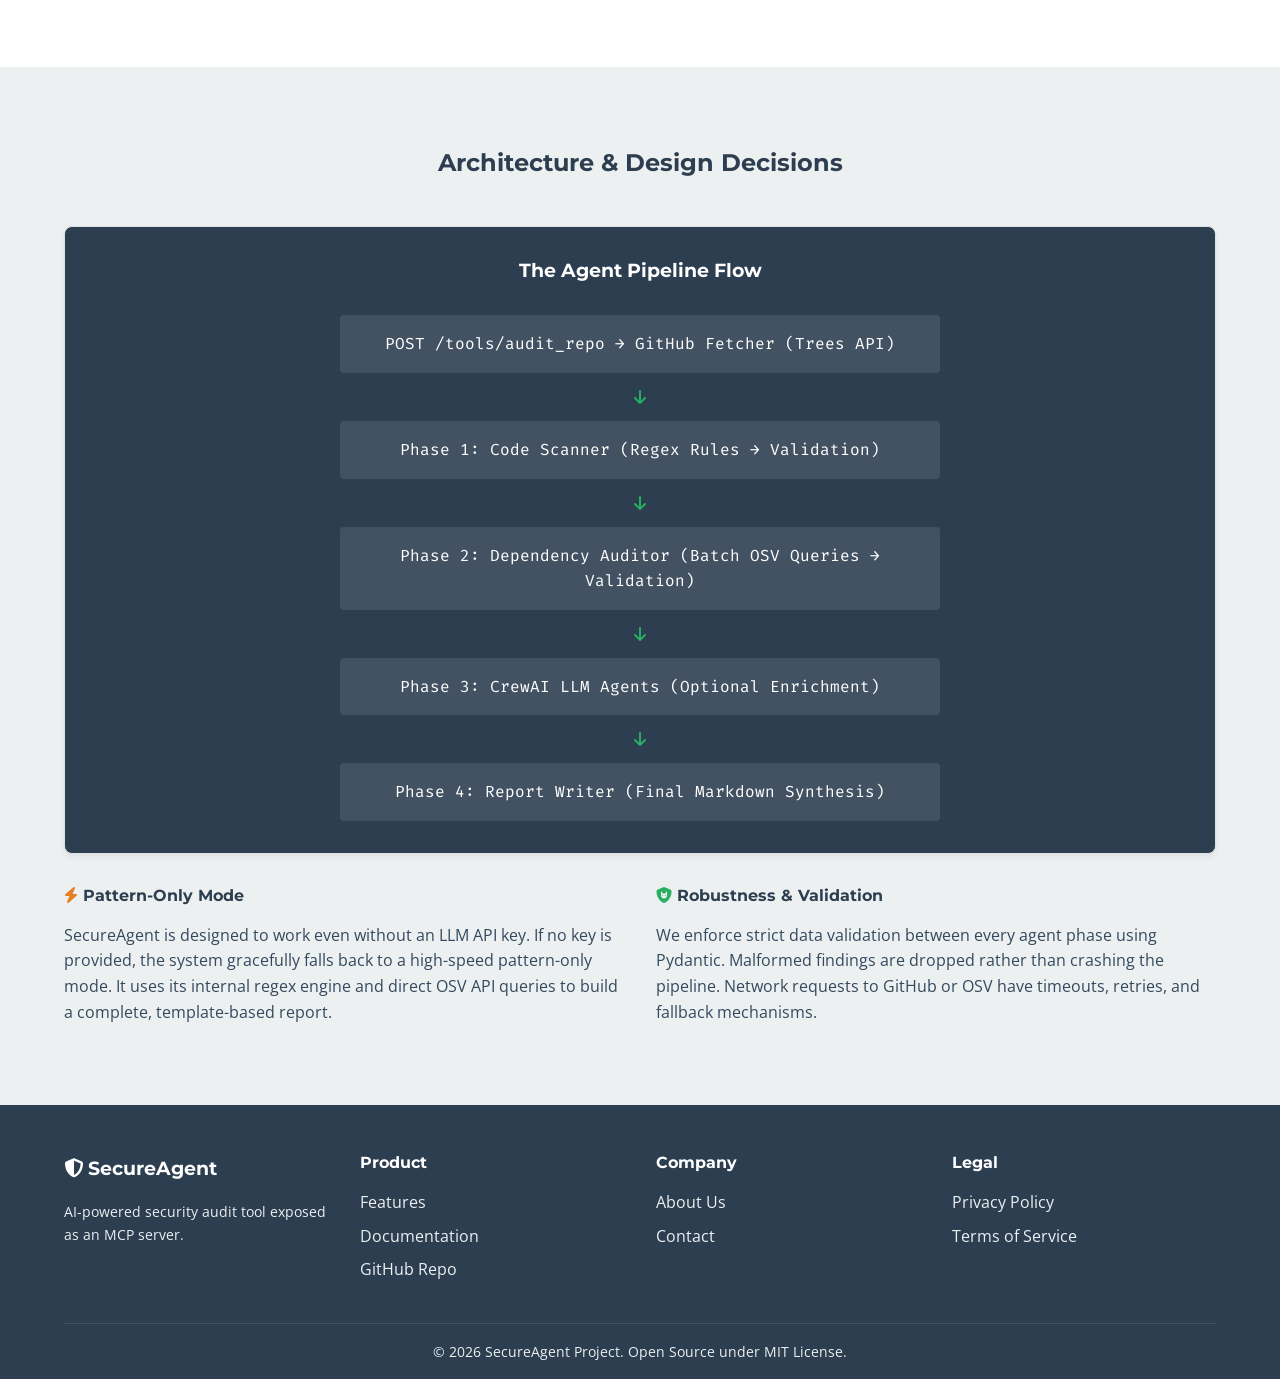
<file: frontend/features.html>
<!DOCTYPE html>
<html lang="en">
<head>
    <meta charset="UTF-8">
    <meta name="viewport" content="width=device-width, initial-scale=1.0">
    <title>Features - SecureAgent</title>
    <link rel="stylesheet" href="css/styles.css">
    <link rel="stylesheet" href="https://cdnjs.cloudflare.com/ajax/libs/font-awesome/6.4.0/css/all.min.css">
</head>
<body>
    <!-- Navigation -->
    <nav class="navbar">
        <a href="index.html" class="nav-brand"><i class="fa-solid fa-shield-halved"></i> SecureAgent</a>
        <ul class="nav-links">
            <li><a href="index.html">Home</a></li>
            <li><a href="features.html" class="active">Features</a></li>
            <li><a href="docs.html">Documentation</a></li>
            <li><a href="about.html">About</a></li>
            <li><a href="contact.html">Contact</a></li>
        </ul>
    </nav>

    <header class="section" style="background-color: var(--secondary-gray); padding: 4rem 5%; text-align: center;">
        <h1>Powerful Security Features</h1>
        <p style="max-width: 600px; margin: 0 auto;">Deep-dive into how SecureAgent analyzes your code and dependencies.</p>
    </header>

    <!-- Code Scanning -->
    <section class="section">
        <div class="grid grid-2" style="align-items: center;">
            <div>
                <h2 style="color: var(--primary-blue);"><i class="fa-solid fa-code" style="color: var(--accent-green);"></i> Code Scanning</h2>
                <p>SecureAgent employs a highly optimized regex scanner that acts as the first line of defense. It analyzes your Python, JavaScript, TypeScript, and .env files to detect risky patterns instantly.</p>
                <ul style="list-style: none; padding-left: 0; margin-top: 1rem;">
                    <li style="margin-bottom: 0.5rem;"><i class="fa-solid fa-key" style="color: var(--danger-red); width: 20px;"></i> <strong>Hardcoded Secrets:</strong> API keys, AWS credentials, JWTs.</li>
                    <li style="margin-bottom: 0.5rem;"><i class="fa-solid fa-database" style="color: var(--warning-orange); width: 20px;"></i> <strong>SQL Injection:</strong> Unsafe string concatenation in queries.</li>
                    <li style="margin-bottom: 0.5rem;"><i class="fa-solid fa-bug" style="color: var(--warning-orange); width: 20px;"></i> <strong>XSS Vulnerabilities:</strong> Dangerous DOM manipulation.</li>
                    <li style="margin-bottom: 0.5rem;"><i class="fa-solid fa-bomb" style="color: var(--danger-red); width: 20px;"></i> <strong>Insecure Code:</strong> Use of <code>eval()</code>, unsafe deserialization (Pickle/YAML).</li>
                </ul>
            </div>
            <div style="background: var(--primary-blue); color: var(--white); padding: 2rem; border-radius: 8px;">
                <h4 style="color: var(--secondary-gray); margin-bottom: 1rem;">Scanner Example</h4>
                <pre style="background: #1a252f; padding: 1rem; border-radius: 4px; overflow-x: auto;"><code><span style="color: #e74c3c;">-</span> cursor.execute("SELECT * FROM users WHERE id = " + user_id)
<span style="color: #2ecc71;">+</span> cursor.execute("SELECT * FROM users WHERE id = %s", (user_id,))</code></pre>
            </div>
        </div>
    </section>

    <!-- Dependency Auditing -->
    <section class="section bg-gray">
        <div class="grid grid-2" style="align-items: center; direction: rtl;">
            <div style="direction: ltr;">
                <h2 style="color: var(--primary-blue);"><i class="fa-solid fa-box-open" style="color: var(--accent-green);"></i> Dependency Auditing</h2>
                <p>Your code is only as secure as the libraries it relies on. SecureAgent parses your manifest files and integrates seamlessly with the OSV.dev database.</p>
                <p style="margin-top: 1rem;"><strong>Supported Files:</strong> <code>requirements.txt</code>, <code>package.json</code>, <code>pyproject.toml</code>.</p>
                <p>We extract package names and versions, then execute highly efficient batched queries against the OSV API to identify known CVEs, returning the exact CVSS severity and references for remediation.</p>
            </div>
            <div style="direction: ltr; background: white; padding: 2rem; border-radius: 8px; box-shadow: 0 4px 6px rgba(0,0,0,0.05);">
                <h4 style="color: var(--primary-blue); margin-bottom: 1rem;"><i class="fa-solid fa-server"></i> OSV.dev Integration</h4>
                <div style="display: flex; align-items: center; justify-content: center; gap: 1rem; color: var(--text-color);">
                    <div style="text-align: center;"><i class="fa-solid fa-file-lines" style="font-size: 2rem; color: var(--secondary-gray);"></i><br><small>Manifest</small></div>
                    <i class="fa-solid fa-arrow-right" style="color: var(--accent-green);"></i>
                    <div style="text-align: center;"><i class="fa-solid fa-database" style="font-size: 2rem; color: var(--primary-blue);"></i><br><small>OSV API</small></div>
                    <i class="fa-solid fa-arrow-right" style="color: var(--danger-red);"></i>
                    <div style="text-align: center;"><i class="fa-solid fa-triangle-exclamation" style="font-size: 2rem; color: var(--danger-red);"></i><br><small>CVE Match</small></div>
                </div>
            </div>
        </div>
    </section>

    <!-- Report Generation -->
    <section class="section">
        <div style="text-align: center; margin-bottom: 3rem;">
            <h2>Actionable Report Generation</h2>
            <p>We don't just throw errors; we provide solutions.</p>
        </div>
        <div class="grid grid-2">
            <div class="card">
                <h3><i class="fa-solid fa-layer-group" style="color: var(--primary-blue);"></i> Structured Markdown</h3>
                <p>Reports are generated in clean Markdown format, heavily structured to prioritize fixes. Findings are organized strictly by severity: 🔴 <strong>Critical</strong> → 🟠 <strong>High</strong> → 🟡 <strong>Medium</strong> → 🔵 <strong>Low</strong>.</p>
            </div>
            <div class="card">
                <h3><i class="fa-solid fa-clipboard-check" style="color: var(--primary-blue);"></i> Clear Action Items</h3>
                <p>Every single finding in the report tells you:</p>
                <ul style="list-style-position: inside; margin-top: 0.5rem;">
                    <li><strong>What</strong> the vulnerability is.</li>
                    <li><strong>Why</strong> it is dangerous in the real world.</li>
                    <li><strong>How</strong> to fix it (with specific upgrade paths).</li>
                    <li><strong>Where</strong> to find it (file and line reference).</li>
                </ul>
            </div>
        </div>
    </section>

    <!-- Architecture & Design Decisions -->
    <section class="section bg-gray">
        <h2 style="text-align: center; margin-bottom: 3rem;">Architecture & Design Decisions</h2>
        
        <div class="card" style="margin-bottom: 2rem; background: var(--primary-blue); color: var(--white);">
            <h3 style="color: var(--white); text-align: center; margin-bottom: 2rem;">The Agent Pipeline Flow</h3>
            <div style="display: flex; flex-direction: column; gap: 1rem; align-items: center; font-family: 'Fira Code', monospace; text-align: center;">
                <div style="background: rgba(255,255,255,0.1); padding: 1rem; border-radius: 4px; width: 100%; max-width: 600px;">
                    POST /tools/audit_repo &rarr; GitHub Fetcher (Trees API)
                </div>
                <i class="fa-solid fa-arrow-down" style="color: var(--accent-green);"></i>
                <div style="background: rgba(255,255,255,0.1); padding: 1rem; border-radius: 4px; width: 100%; max-width: 600px;">
                    Phase 1: Code Scanner (Regex Rules &rarr; Validation)
                </div>
                <i class="fa-solid fa-arrow-down" style="color: var(--accent-green);"></i>
                <div style="background: rgba(255,255,255,0.1); padding: 1rem; border-radius: 4px; width: 100%; max-width: 600px;">
                    Phase 2: Dependency Auditor (Batch OSV Queries &rarr; Validation)
                </div>
                <i class="fa-solid fa-arrow-down" style="color: var(--accent-green);"></i>
                <div style="background: rgba(255,255,255,0.1); padding: 1rem; border-radius: 4px; width: 100%; max-width: 600px;">
                    Phase 3: CrewAI LLM Agents (Optional Enrichment)
                </div>
                <i class="fa-solid fa-arrow-down" style="color: var(--accent-green);"></i>
                <div style="background: rgba(255,255,255,0.1); padding: 1rem; border-radius: 4px; width: 100%; max-width: 600px;">
                    Phase 4: Report Writer (Final Markdown Synthesis)
                </div>
            </div>
        </div>

        <div class="grid grid-2">
            <div>
                <h4><i class="fa-solid fa-bolt" style="color: var(--warning-orange);"></i> Pattern-Only Mode</h4>
                <p>SecureAgent is designed to work even without an LLM API key. If no key is provided, the system gracefully falls back to a high-speed pattern-only mode. It uses its internal regex engine and direct OSV API queries to build a complete, template-based report.</p>
            </div>
            <div>
                <h4><i class="fa-solid fa-shield-cat" style="color: var(--accent-green);"></i> Robustness & Validation</h4>
                <p>We enforce strict data validation between every agent phase using Pydantic. Malformed findings are dropped rather than crashing the pipeline. Network requests to GitHub or OSV have timeouts, retries, and fallback mechanisms.</p>
            </div>
        </div>
    </section>

    <!-- Footer -->
    <footer class="footer">
        <div class="footer-content">
            <div>
                <a href="index.html" class="nav-brand" style="font-size: 1.2rem;"><i class="fa-solid fa-shield-halved"></i> SecureAgent</a>
                <p style="margin-top: 1rem; font-size: 0.9rem;">AI-powered security audit tool exposed as an MCP server.</p>
            </div>
            <div>
                <h4>Product</h4>
                <ul>
                    <li><a href="features.html">Features</a></li>
                    <li><a href="docs.html">Documentation</a></li>
                    <li><a href="https://github.com/your-org/secureagent">GitHub Repo</a></li>
                </ul>
            </div>
            <div>
                <h4>Company</h4>
                <ul>
                    <li><a href="about.html">About Us</a></li>
                    <li><a href="contact.html">Contact</a></li>
                </ul>
            </div>
            <div>
                <h4>Legal</h4>
                <ul>
                    <li><a href="#">Privacy Policy</a></li>
                    <li><a href="#">Terms of Service</a></li>
                </ul>
            </div>
        </div>
        <div class="footer-bottom" style="border-top: 1px solid rgba(255,255,255,0.1); padding-top: 1rem;">
            <p>&copy; 2026 SecureAgent Project. Open Source under MIT License.</p>
        </div>
    </footer>
</body>
</html>
</file>
<file: frontend/css/styles.css>
/* 
  SecureAgent Design System
  Colors:
  - Primary Blue: #2C3E50
  - Secondary Gray: #ECF0F1
  - Accent Green: #27AE60
  - Warning Orange: #E67E22
  - Danger Red: #C0392B
  - Text Color: #34495E
*/

@import url('https://fonts.googleapis.com/css2?family=Fira+Code:wght@400;500&family=Montserrat:wght@400;600;700&family=Open+Sans:wght@400;600&display=swap');

:root {
    --primary-blue: #2C3E50;
    --secondary-gray: #ECF0F1;
    --accent-green: #27AE60;
    --warning-orange: #E67E22;
    --danger-red: #C0392B;
    --text-color: #34495E;
    --white: #FFFFFF;
    --light-border: #DDE2E5;
}

* {
    margin: 0;
    padding: 0;
    box-sizing: border-box;
}

body {
    font-family: 'Open Sans', sans-serif;
    color: var(--text-color);
    background-color: var(--white);
    line-height: 1.6;
}

h1, h2, h3, h4, h5, h6 {
    font-family: 'Montserrat', sans-serif;
    color: var(--primary-blue);
    margin-bottom: 1rem;
    line-height: 1.3;
}

code, pre {
    font-family: 'Fira Code', monospace;
}

a {
    color: var(--accent-green);
    text-decoration: none;
    transition: color 0.3s ease;
}

a:hover {
    color: #219653; /* Darker green */
}

/* Navbar */
.navbar {
    background-color: var(--primary-blue);
    padding: 1rem 5%;
    display: flex;
    justify-content: space-between;
    align-items: center;
    position: sticky;
    top: 0;
    z-index: 1000;
}

.nav-brand {
    color: var(--white);
    font-family: 'Montserrat', sans-serif;
    font-size: 1.5rem;
    font-weight: 700;
    text-decoration: none;
}

.nav-brand:hover {
    color: var(--secondary-gray);
}

.nav-links {
    display: flex;
    gap: 2rem;
    list-style: none;
}

.nav-links a {
    color: var(--secondary-gray);
    font-weight: 600;
}

.nav-links a:hover {
    color: var(--white);
}

.nav-links a.active {
    color: var(--accent-green);
}

/* Buttons */
.btn {
    display: inline-block;
    padding: 0.8rem 1.5rem;
    border-radius: 4px;
    font-family: 'Montserrat', sans-serif;
    font-weight: 600;
    text-align: center;
    cursor: pointer;
    transition: all 0.3s ease;
    border: none;
}

.btn-primary {
    background-color: var(--accent-green);
    color: var(--white);
}

.btn-primary:hover {
    background-color: #219653;
    color: var(--white);
}

.btn-outline {
    background-color: transparent;
    color: var(--primary-blue);
    border: 2px solid var(--primary-blue);
}

.btn-outline:hover {
    background-color: var(--primary-blue);
    color: var(--white);
}

/* Sections */
.section {
    padding: 5rem 5%;
}

.bg-gray {
    background-color: var(--secondary-gray);
}

/* Hero Section */
.hero {
    text-align: center;
    padding: 6rem 5%;
    background-color: var(--primary-blue);
    color: var(--white);
}

.hero h1 {
    color: var(--white);
    font-size: 3rem;
    margin-bottom: 1.5rem;
}

.hero p {
    font-size: 1.25rem;
    max-width: 800px;
    margin: 0 auto 2.5rem;
    color: var(--secondary-gray);
}

.hero-ctas {
    display: flex;
    justify-content: center;
    gap: 1.5rem;
}

.hero .btn-outline {
    color: var(--white);
    border-color: var(--white);
}

.hero .btn-outline:hover {
    background-color: var(--white);
    color: var(--primary-blue);
}

/* Grid Layouts */
.grid {
    display: grid;
    gap: 2rem;
}

.grid-2 {
    grid-template-columns: repeat(auto-fit, minmax(300px, 1fr));
}

.grid-3 {
    grid-template-columns: repeat(auto-fit, minmax(250px, 1fr));
}

/* Cards */
.card {
    background: var(--white);
    padding: 2rem;
    border-radius: 8px;
    box-shadow: 0 4px 6px rgba(0,0,0,0.05);
    border: 1px solid var(--light-border);
    transition: transform 0.3s ease;
}

.card:hover {
    transform: translateY(-5px);
}

.card-icon {
    font-size: 2.5rem;
    color: var(--primary-blue);
    margin-bottom: 1.5rem;
}

/* Footer */
.footer {
    background-color: var(--primary-blue);
    color: var(--secondary-gray);
    padding: 3rem 5% 1rem;
}

.footer-content {
    display: grid;
    grid-template-columns: repeat(auto-fit, minmax(200px, 1fr));
    gap: 2rem;
    margin-bottom: 2rem;
}

.footer h4 {
    color: var(--white);
}

.footer ul {
    list-style: none;
}

.footer ul li {
    margin-bottom: 0.5rem;
}

.footer ul a {
    color: var(--secondary-gray);
}

.footer ul a:hover {
    color: var(--accent-green);
}

.footer-bottom {
    text-align: center;
    padding-top: 2rem;
    border-top: 1px solid rgba(255,255,255,0.1);
    font-size: 0.9rem;
}

/* Responsive */
@media (max-width: 768px) {
    .nav-links {
        display: none; /* Add mobile menu JS later if needed */
    }
    
    .hero h1 {
        font-size: 2rem;
    }
    
    .hero-ctas {
        flex-direction: column;
    }
}
</file>
